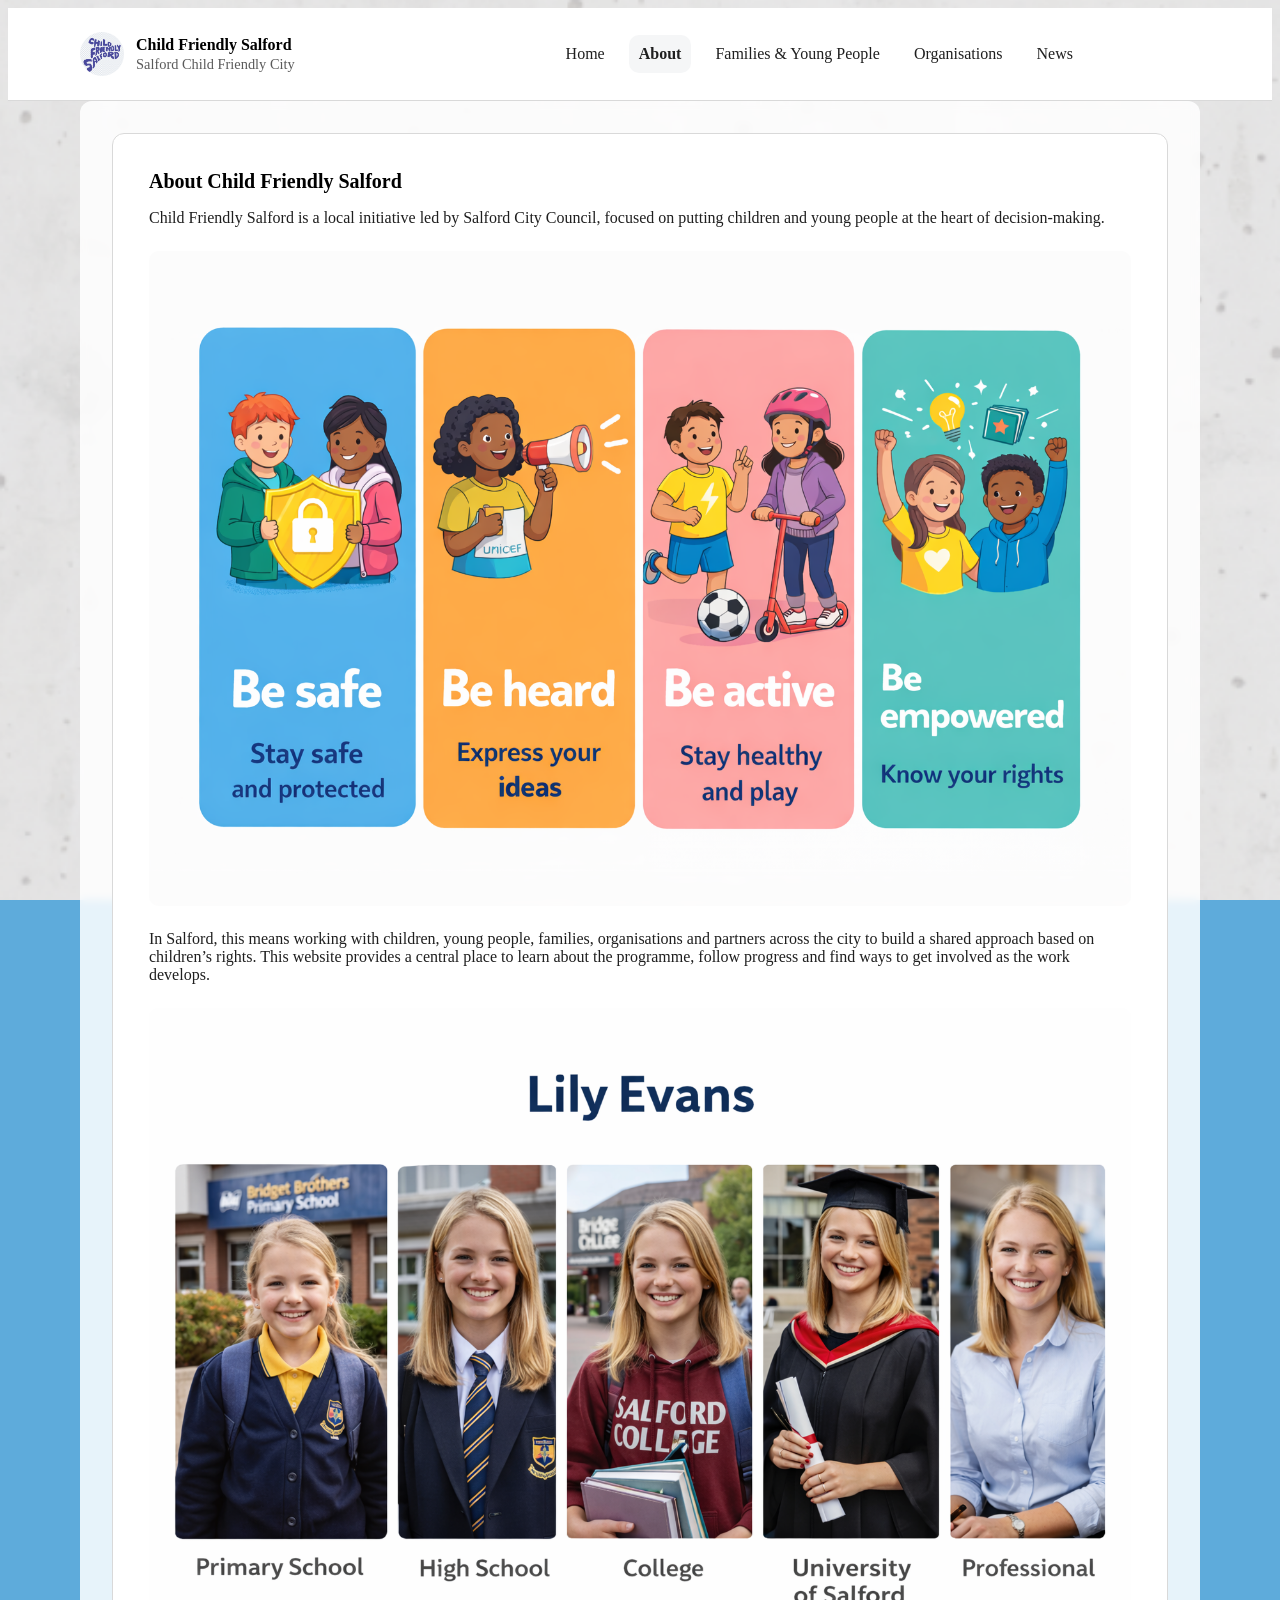
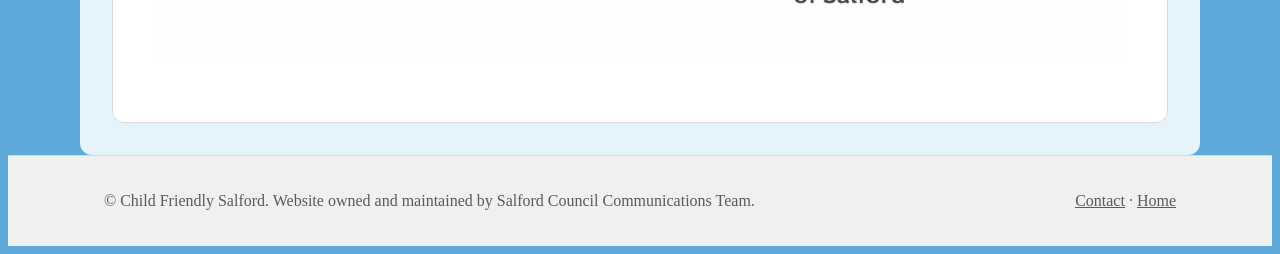
<file: about.html>
<!DOCTYPE html>
<html lang="en">
<head>
  <!--
    Child Friendly Salford
    About page (static MVP)
  -->
  <meta charset="UTF-8">
  <meta name="viewport" content="width=device-width, initial-scale=1.0">
  <title>About | Child Friendly Salford</title>
  <link rel="stylesheet" href="assets/css/style.css">
</head>

<body>
  <a class="skip-link" href="#main">Skip to main content</a>

  <header class="site-header">
    <div class="container header-inner">
      <a class="brand" href="index.html" aria-label="Child Friendly Salford home">
        <img class="brand-mark" src="assets/images/CFS-logo-blue.png" alt="Child Friendly Salford logo">
        <div class="brand-text">
          <span class="brand-name">Child Friendly Salford</span>
          <span class="brand-sub">Salford Child Friendly City</span>
        </div>
      </a>

      <button class="nav-toggle" type="button" aria-expanded="false" aria-controls="site-nav">
        <span class="sr-only">Open menu</span>
        <span class="burger" aria-hidden="true"></span>
      </button>

      <nav id="site-nav" class="site-nav" aria-label="Primary navigation">
        <a class="nav-link" href="index.html">Home</a>
        <a class="nav-link is-active" href="about.html">About</a>
        <a class="nav-link" href="families.html">Families & Young People</a>
        <a class="nav-link" href="organisations.html">Organisations</a>
        <a class="nav-link" href="news.html">News</a>
        <a class="nav-link nav-cta" href="contact.html">Get involved</a>
      </nav>
    </div>
  </header>

  <main id="main">
    <div class="container section">
      <section class="card">
        <h1 class="card-title">About Child Friendly Salford</h1>
        <p class="card-text">
          Child Friendly Salford is a local initiative led by Salford City Council, focused on putting children and young people at the heart of decision-making.
        </p>
        <!--
  Principles illustration:
  - Visual summary of key children's rights principles
  - Supports the explanation of what Child Friendly Salford stands for
  - Educational and illustrative (used intentionally on the About page)
-->
<img
  src="assets/images/children-rights-principles.png"
  alt="Illustrated principles showing children being safe, heard, active and empowered"
  class="card-media card-media--full"
  loading="lazy"
  decoding="async"
>

        <p class="card-text">
          In Salford, this means working with children, young people, families, organisations and partners across the city to build a shared approach based on children’s rights. This website provides a central place to learn about the programme, follow progress and find ways to get involved as the work develops.
        </p>
              <!--
        Supporting image:
        - Shows a long-term journey from childhood to adulthood
        - Reinforces the programme's commitment to children’s futures in Salford
        - Not decorative: meaningful and contextual
      -->
      <img
        src="assets/images/lily-evans-education-journey.jpg"
        alt="A young girl growing from primary school through further education and into adult working life in Salford"
        class="card-media card-media--full"
        loading="lazy"
        decoding="async"
      >

      </section>
    </div>
  </main>

  <footer class="site-footer">
    <div class="container footer-inner">
      <p class="footer-text">
        &copy; Child Friendly Salford. Website owned and maintained by Salford Council Communications Team.
      </p>
      <p class="footer-links">
        <a href="contact.html">Contact</a>
        <span aria-hidden="true">·</span>
        <a href="index.html">Home</a>
      </p>
    </div>
  </footer>

  <script src="assets/js/main.js"></script>
</body>
</html>
</file>
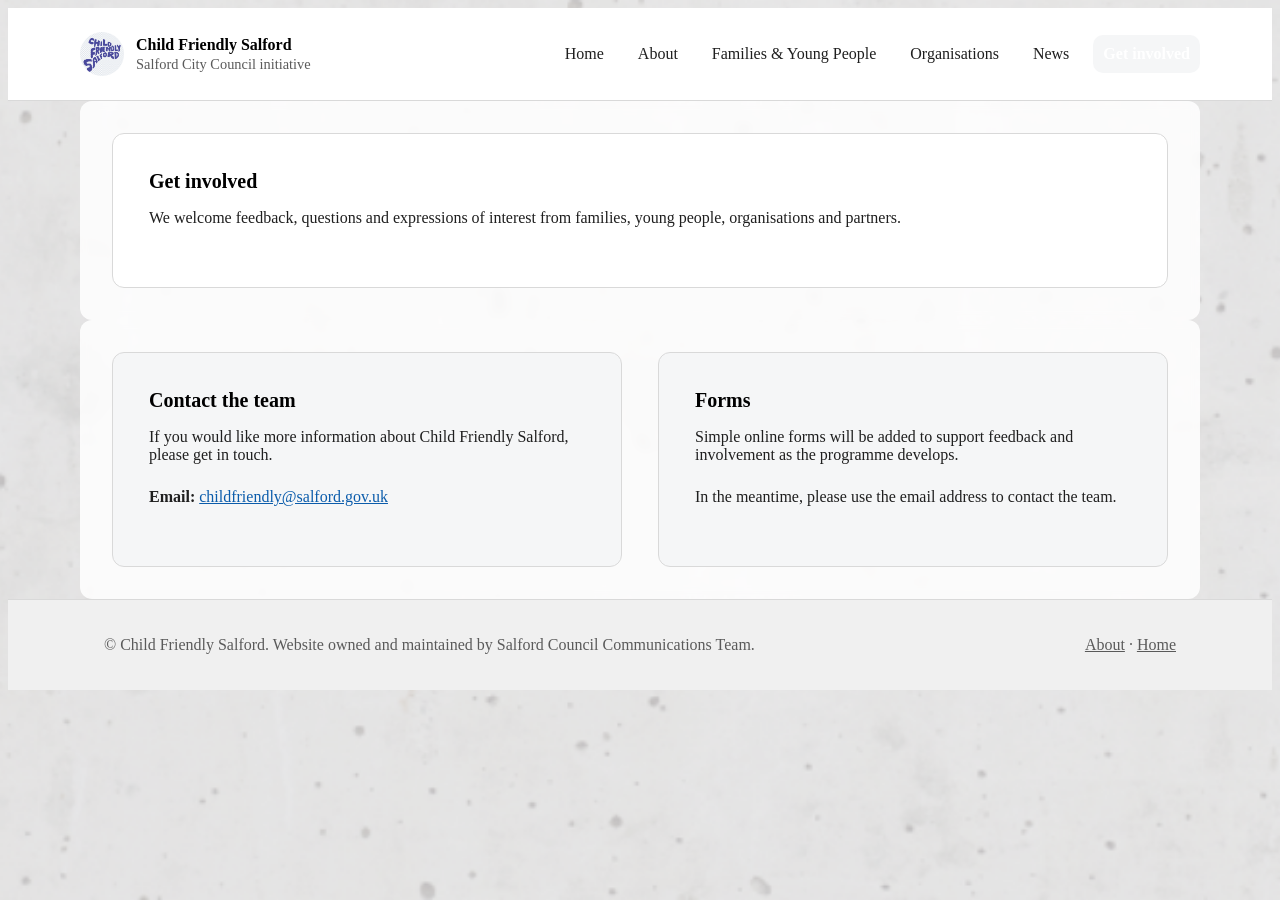
<file: contact.html>
<!DOCTYPE html>
<html lang="en">
<head>
  <!--
    Child Friendly Salford
    Contact / Get involved page (static MVP)
  -->
  <meta charset="UTF-8">
  <meta name="viewport" content="width=device-width, initial-scale=1.0">
  <title>Contact | Child Friendly Salford</title>
  <link rel="stylesheet" href="assets/css/style.css">
</head>

<body>
  <a class="skip-link" href="#main">Skip to main content</a>

  <header class="site-header">
    <div class="container header-inner">
      <a class="brand" href="index.html" aria-label="Child Friendly Salford home">
        <img class="brand-mark" src="assets/images/CFS-logo-blue.png" alt="Child Friendly Salford logo">
        <div class="brand-text">
          <span class="brand-name">Child Friendly Salford</span>
          <span class="brand-sub">Salford City Council initiative</span>
        </div>
      </a>

      <button class="nav-toggle" type="button" aria-expanded="false" aria-controls="site-nav">
        <span class="sr-only">Open menu</span>
        <span class="burger" aria-hidden="true"></span>
      </button>

      <nav id="site-nav" class="site-nav" aria-label="Primary navigation">
        <a class="nav-link" href="index.html">Home</a>
        <a class="nav-link" href="about.html">About</a>
        <a class="nav-link" href="families.html">Families & Young People</a>
        <a class="nav-link" href="organisations.html">Organisations</a>
        <a class="nav-link" href="news.html">News</a>
        <a class="nav-link nav-cta is-active" href="contact.html">Get involved</a>
      </nav>
    </div>
  </header>

  <main id="main">
    <div class="container section">
      <section class="card">
        <h1 class="card-title">Get involved</h1>
        <p class="card-text">
          We welcome feedback, questions and expressions of interest from families, young people,
          organisations and partners.
        </p>
      </section>
    </div>

    <div class="container section">
      <div class="split">
        <section class="card card-soft">
          <h2 class="card-title">Contact the team</h2>
          <p class="card-text">
            If you would like more information about Child Friendly Salford, please get in touch.
          </p>
          <p class="card-text">
            <strong>Email:</strong>
            <a href="mailto:childfriendly@salford.gov.uk">childfriendly@salford.gov.uk</a>
          </p>
        </section>

        <section class="card card-soft">
          <h2 class="card-title">Forms</h2>
          <p class="card-text">
            Simple online forms will be added to support feedback and involvement as the programme develops.
          </p>
          <p class="card-text">
            In the meantime, please use the email address to contact the team.
          </p>
        </section>
      </div>
    </div>
  </main>

  <footer class="site-footer">
    <div class="container footer-inner">
      <p class="footer-text">
        &copy; Child Friendly Salford. Website owned and maintained by Salford Council Communications Team.
      </p>
      <p class="footer-links">
        <a href="about.html">About</a>
        <span aria-hidden="true">·</span>
        <a href="index.html">Home</a>
      </p>
    </div>
  </footer>

  <script src="assets/js/main.js"></script>
</body>
</html>
</file>
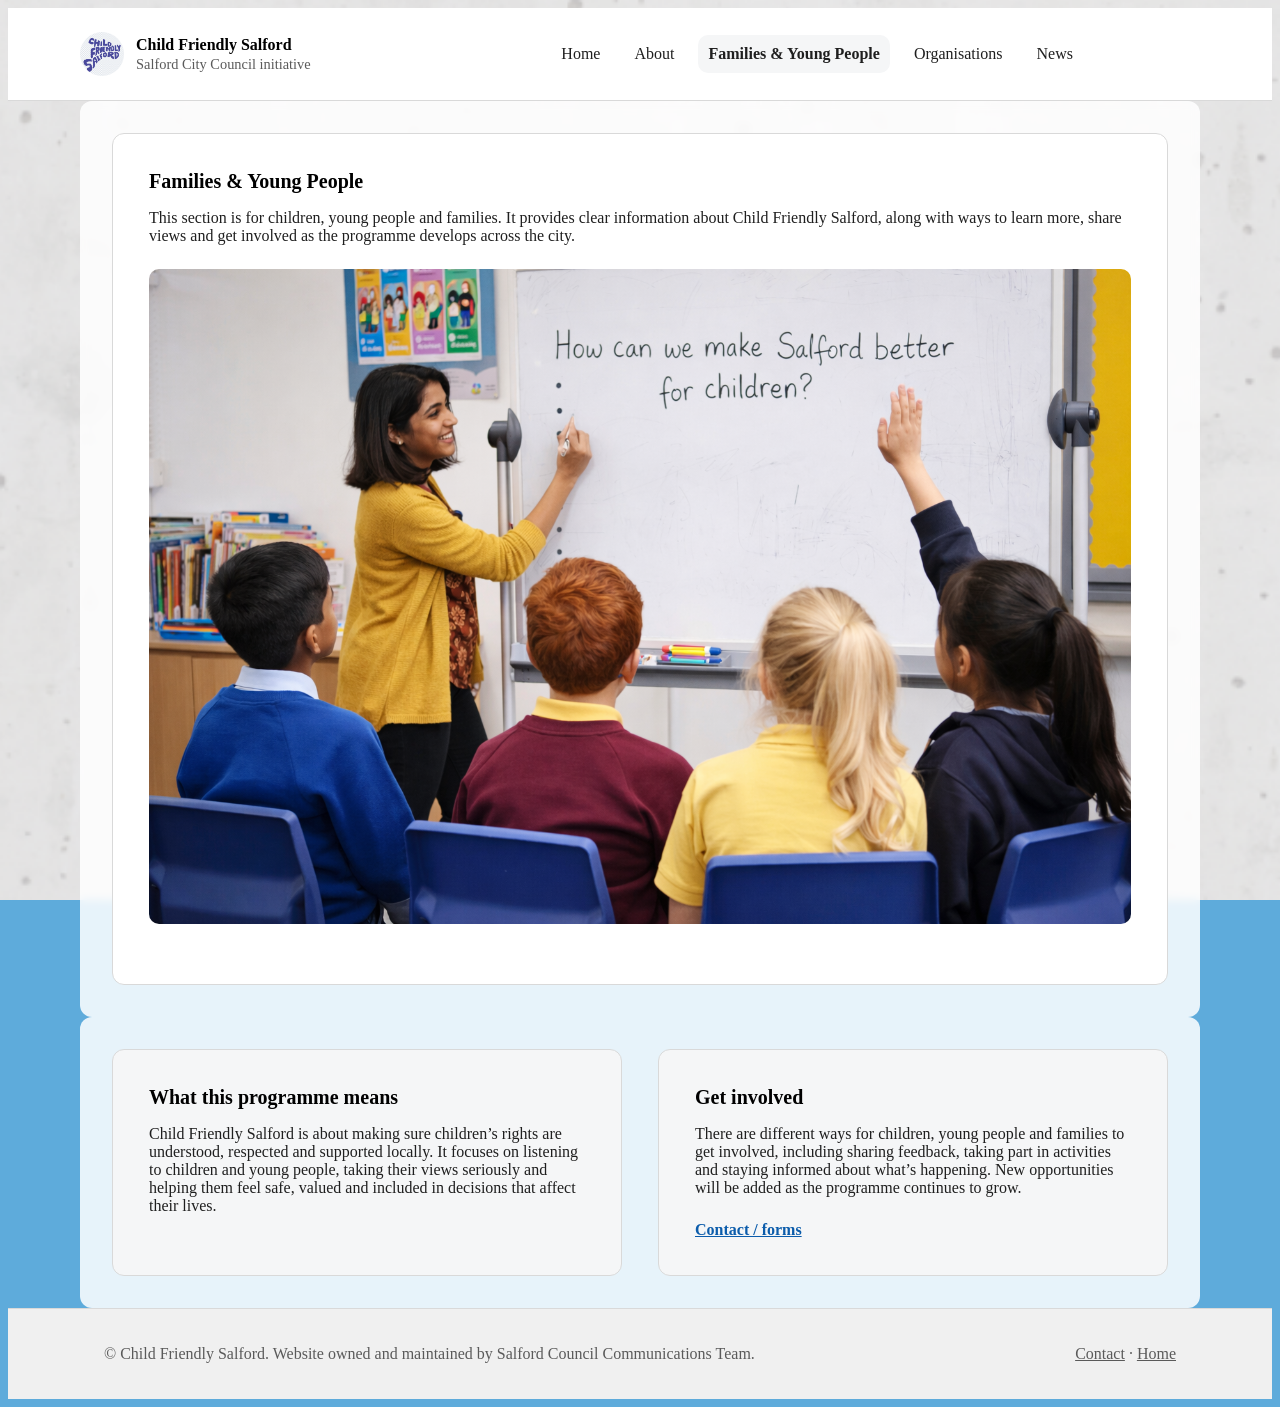
<file: families.html>
<!DOCTYPE html>
<html lang="en">
<head>
  <!--
    Child Friendly Salford
    Families & Young People page (static MVP)
  -->
  <meta charset="UTF-8">
  <meta name="viewport" content="width=device-width, initial-scale=1.0">
  <title>Families & Young People | Child Friendly Salford</title>
  <link rel="stylesheet" href="assets/css/style.css">
</head>

<body>
  <a class="skip-link" href="#main">Skip to main content</a>

  <header class="site-header">
    <div class="container header-inner">
      <a class="brand" href="index.html" aria-label="Child Friendly Salford home">
        <img class="brand-mark" src="assets/images/CFS-logo-blue.png" alt="Child Friendly Salford logo">
        <div class="brand-text">
          <span class="brand-name">Child Friendly Salford</span>
          <span class="brand-sub">Salford City Council initiative</span>
        </div>
      </a>

      <button class="nav-toggle" type="button" aria-expanded="false" aria-controls="site-nav">
        <span class="sr-only">Open menu</span>
        <span class="burger" aria-hidden="true"></span>
      </button>

      <nav id="site-nav" class="site-nav" aria-label="Primary navigation">
        <a class="nav-link" href="index.html">Home</a>
        <a class="nav-link" href="about.html">About</a>
        <a class="nav-link is-active" href="families.html">Families & Young People</a>
        <a class="nav-link" href="organisations.html">Organisations</a>
        <a class="nav-link" href="news.html">News</a>
        <a class="nav-link nav-cta" href="contact.html">Get involved</a>
      </nav>
    </div>
  </header>

  <main id="main">
    <div class="container section">
      <section class="card">
        <h1 class="card-title">Families & Young People</h1>
        <p class="card-text">
          This section is for children, young people and families. It provides clear information about Child Friendly Salford, along with ways to learn more, share views and get involved as the programme develops across the city.
        </p>
        <!--
  Supporting image for Families page:
  - Shows children participating and being listened to
  - Reinforces inclusion, voice and engagement
  - Uses a real-life classroom setting
-->
<img
  src="assets/images/families-participation.jpg"
  alt="Children taking part in a classroom discussion and sharing their ideas"
  class="card-media card-media--full"
  loading="lazy"
  decoding="async"
>

      </section>
    </div>

    <div class="container section">
      <div class="split">
        <section class="card card-soft">
          <h2 class="card-title">What this programme means</h2>
          <p class="card-text">
            Child Friendly Salford is about making sure children’s rights are understood, respected and supported locally. It focuses on listening to children and young people, taking their views seriously and helping them feel safe, valued and included in decisions that affect their lives.
          </p>
        </section>

        <section class="card card-soft">
          <h2 class="card-title">Get involved</h2>
          <p class="card-text">
            There are different ways for children, young people and families to get involved, including sharing feedback, taking part in activities and staying informed about what’s happening. New opportunities will be added as the programme continues to grow.
          </p>
          <a class="card-link" href="contact.html">Contact / forms</a>
        </section>
      </div>
    </div>
  </main>

  <footer class="site-footer">
    <div class="container footer-inner">
      <p class="footer-text">
        &copy; Child Friendly Salford. Website owned and maintained by Salford Council Communications Team.
      </p>
      <p class="footer-links">
        <a href="contact.html">Contact</a>
        <span aria-hidden="true">·</span>
        <a href="index.html">Home</a>
      </p>
    </div>
  </footer>

  <script src="assets/js/main.js"></script>
</body>
</html>
</file>
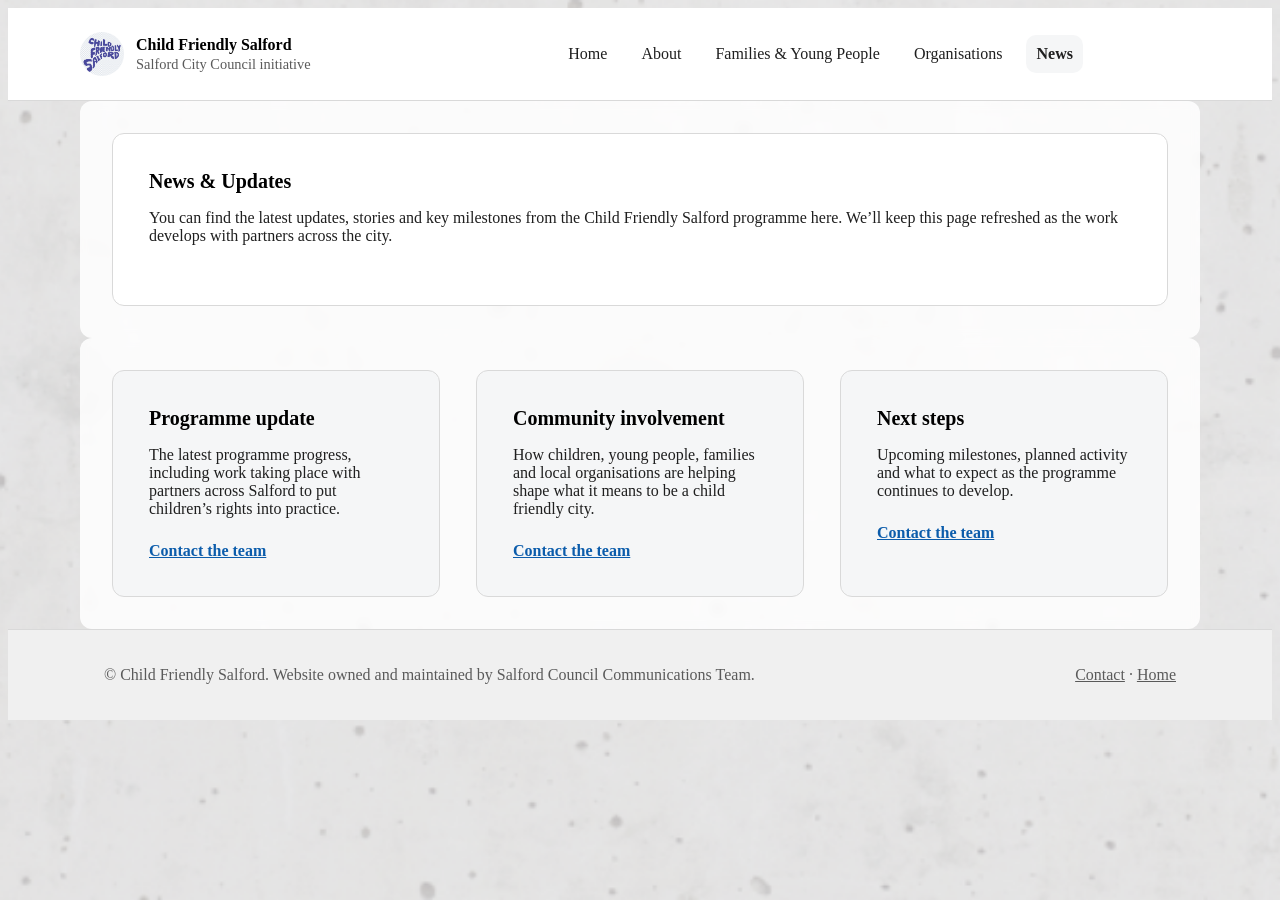
<file: news.html>
<!DOCTYPE html>
<html lang="en">
<head>
  <!--
    Child Friendly Salford
    News page (static MVP)
  -->
  <meta charset="UTF-8">
  <meta name="viewport" content="width=device-width, initial-scale=1.0">
  <title>News | Child Friendly Salford</title>
  <link rel="stylesheet" href="assets/css/style.css">
</head>

<body>
  <a class="skip-link" href="#main">Skip to main content</a>

  <header class="site-header">
    <div class="container header-inner">
      <a class="brand" href="index.html" aria-label="Child Friendly Salford home">
        <img class="brand-mark" src="assets/images/CFS-logo-blue.png" alt="Child Friendly Salford logo">
        <div class="brand-text">
          <span class="brand-name">Child Friendly Salford</span>
          <span class="brand-sub">Salford City Council initiative</span>
        </div>
      </a>

      <button class="nav-toggle" type="button" aria-expanded="false" aria-controls="site-nav">
        <span class="sr-only">Open menu</span>
        <span class="burger" aria-hidden="true"></span>
      </button>

      <nav id="site-nav" class="site-nav" aria-label="Primary navigation">
        <a class="nav-link" href="index.html">Home</a>
        <a class="nav-link" href="about.html">About</a>
        <a class="nav-link" href="families.html">Families & Young People</a>
        <a class="nav-link" href="organisations.html">Organisations</a>
        <a class="nav-link is-active" href="news.html">News</a>
        <a class="nav-link nav-cta" href="contact.html">Get involved</a>
      </nav>
    </div>
  </header>

  <main id="main">
    <div class="container section">
      <section class="card">
        <h1 class="card-title">News & Updates</h1>
        <p class="card-text">
          You can find the latest updates, stories and key milestones from the Child Friendly Salford programme here. We’ll keep this page refreshed as the work develops with partners across the city.
        </p>
      </section>
    </div>

    <div class="container section">
      <div class="grid-3">
        <article class="card card-soft">
          <h2 class="card-title">Programme update</h2>
          <p class="card-text">
            The latest programme progress, including work taking place with partners across Salford to put children’s rights into practice.
          </p>
          <a class="card-link" href="contact.html">Contact the team</a>

        </article>

        <article class="card card-soft">
          <h2 class="card-title">Community involvement</h2>
          <p class="card-text">
            How children, young people, families and local organisations are helping shape what it means to be a child friendly city.
          </p>
          <a class="card-link" href="contact.html">Contact the team</a>

        </article>

        <article class="card card-soft">
          <h2 class="card-title">Next steps</h2>
          <p class="card-text">
            Upcoming milestones, planned activity and what to expect as the programme continues to develop.
          </p>
          <a class="card-link" href="contact.html">Contact the team</a>

        </article>
      </div>
    </div>
  </main>

  <footer class="site-footer">
    <div class="container footer-inner">
      <p class="footer-text">
        &copy; Child Friendly Salford. Website owned and maintained by Salford Council Communications Team.
      </p>
      <p class="footer-links">
        <a href="contact.html">Contact</a>
        <span aria-hidden="true">·</span>
        <a href="index.html">Home</a>
      </p>
    </div>
  </footer>

  <script src="assets/js/main.js"></script>
</body>
</html>
</file>
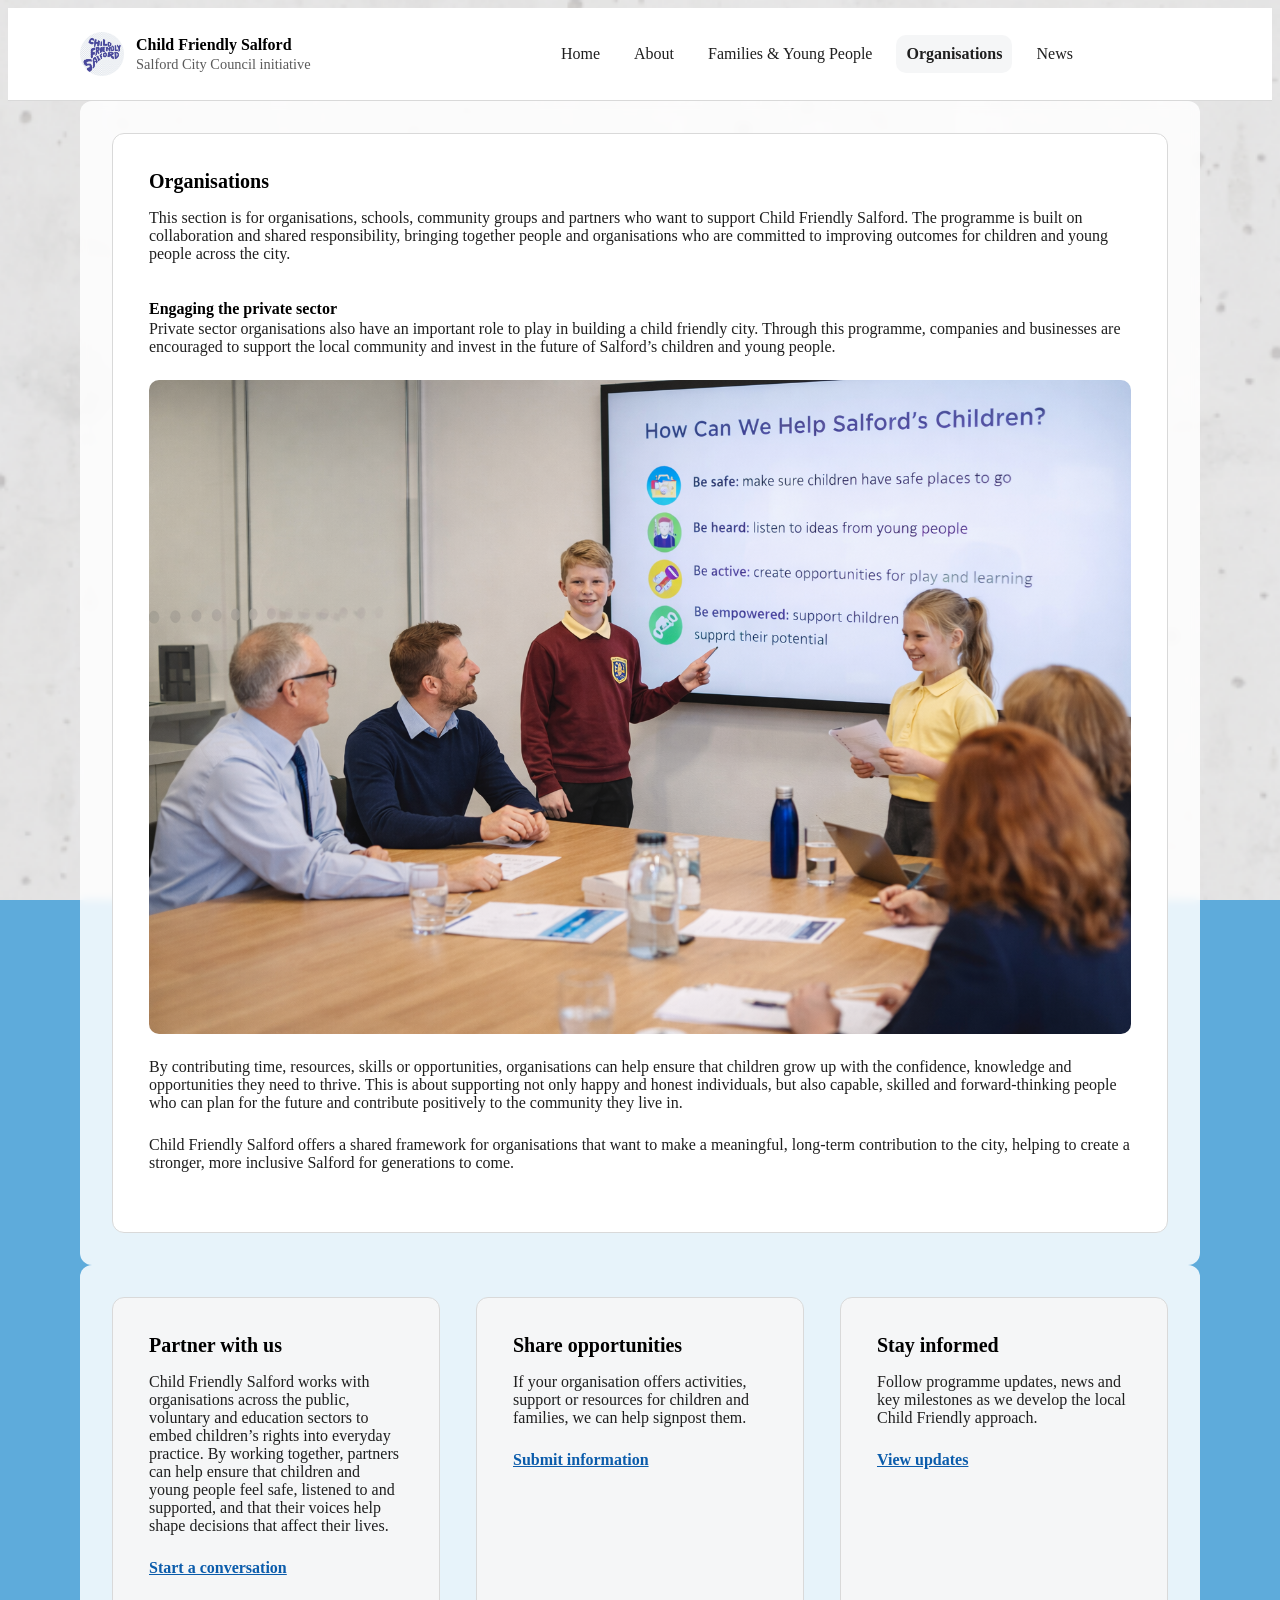
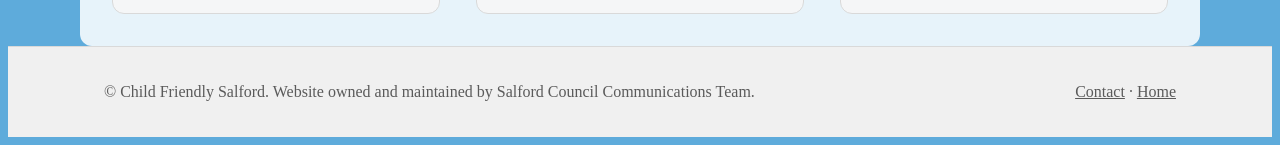
<file: organisations.html>
<!DOCTYPE html>
<html lang="en">
<head>
  <!--
    Child Friendly Salford
    Organisations page (static MVP)
  -->
  <meta charset="UTF-8">
  <meta name="viewport" content="width=device-width, initial-scale=1.0">
  <title>Organisations | Child Friendly Salford</title>
  <link rel="stylesheet" href="assets/css/style.css">
</head>

<body>
  <a class="skip-link" href="#main">Skip to main content</a>

  <header class="site-header">
    <div class="container header-inner">
      <a class="brand" href="index.html" aria-label="Child Friendly Salford home">
        <img class="brand-mark" src="assets/images/CFS-logo-blue.png" alt="Child Friendly Salford logo">
        <div class="brand-text">
          <span class="brand-name">Child Friendly Salford</span>
          <span class="brand-sub">Salford City Council initiative</span>
        </div>
      </a>

      <button class="nav-toggle" type="button" aria-expanded="false" aria-controls="site-nav">
        <span class="sr-only">Open menu</span>
        <span class="burger" aria-hidden="true"></span>
      </button>

      <nav id="site-nav" class="site-nav" aria-label="Primary navigation">
        <a class="nav-link" href="index.html">Home</a>
        <a class="nav-link" href="about.html">About</a>
        <a class="nav-link" href="families.html">Families & Young People</a>
        <a class="nav-link is-active" href="organisations.html">Organisations</a>
        <a class="nav-link" href="news.html">News</a>
        <a class="nav-link nav-cta" href="contact.html">Get involved</a>
      </nav>
    </div>
  </header>

  <main id="main">
    <div class="container section">
      <section class="card">
        <h1 class="card-title">Organisations</h1>
        <p class="card-text">
          This section is for organisations, schools, community groups and partners who want to support Child Friendly Salford. The programme is built on collaboration and shared responsibility, bringing together people and organisations who are committed to improving outcomes for children and young people across the city.
        </p>
        <!--
  Engaging the private sector:
  - Encourages private companies and businesses to support the programme
  - Focuses on long-term impact for children and the wider community
-->
<h2 class="card-subtitle">Engaging the private sector</h2>

<p class="card-text">
  Private sector organisations also have an important role to play in building a child friendly city.
  Through this programme, companies and businesses are encouraged to support the local community
  and invest in the future of Salford’s children and young people.
</p>
<!--
  Supporting image:
  - Shows organisations, adults and children working together
  - Represents collaboration without promoting a specific company
  - Neutral, institutional and future-focused
-->
<img
  src="assets/images/organisations-collaboration.jpg"
  alt="Children and adults working together in a collaborative meeting focused on supporting children’s futures in Salford"
  class="card-media card-media--full"
  loading="lazy"
  decoding="async"
>

<p class="card-text">
  By contributing time, resources, skills or opportunities, organisations can help ensure that children
  grow up with the confidence, knowledge and opportunities they need to thrive. This is about supporting
  not only happy and honest individuals, but also capable, skilled and forward-thinking people who can
  plan for the future and contribute positively to the community they live in.
</p>

<p class="card-text">
  Child Friendly Salford offers a shared framework for organisations that want to make a meaningful,
  long-term contribution to the city, helping to create a stronger, more inclusive Salford for
  generations to come.
</p>

        </section>
    </div>

    <div class="container section">
      <div class="grid-3">
        <section class="card card-soft">
          <h2 class="card-title">Partner with us</h2>
          <p class="card-text">
            Child Friendly Salford works with organisations across the public, voluntary and education sectors to embed children’s rights into everyday practice. By working together, partners can help ensure that children and young people feel safe, listened to and supported, and that their voices help shape decisions that affect their lives.
          </p>
          <a class="card-link" href="contact.html">Start a conversation</a>
        </section>

        <section class="card card-soft">
          <h2 class="card-title">Share opportunities</h2>
          <p class="card-text">
            If your organisation offers activities, support or resources for children and families, we can help signpost them.
          </p>
          <a class="card-link" href="contact.html">Submit information</a>
        </section>

        <section class="card card-soft">
          <h2 class="card-title">Stay informed</h2>
          <p class="card-text">
            Follow programme updates, news and key milestones as we develop the local Child Friendly approach.
          </p>
          <a class="card-link" href="news.html">View updates</a>
        </section>
      </div>
    </div>
  </main>

  <footer class="site-footer">
    <div class="container footer-inner">
      <p class="footer-text">
        &copy; Child Friendly Salford. Website owned and maintained by Salford Council Communications Team.
      </p>
      <p class="footer-links">
        <a href="contact.html">Contact</a>
        <span aria-hidden="true">·</span>
        <a href="index.html">Home</a>
      </p>
    </div>
  </footer>

  <script src="assets/js/main.js"></script>
</body>
</html>
</file>
<file: assets/css/style.css>
/*
  Child Friendly Salford - MVP styles
  Goal: council-friendly, clean, accessible, responsive foundation.
  Brand magenta extracted from WP preset variable: #B21180.
*/

:root {
  /* Brand */
  --brand-magenta: --brand-blue-dark: #444691;
    --brand-blue-light: #5EABDB;
    --brand-red: #EC6547;
    --brand-yellow: #FCE860;
    --brand-white: #FFFFFF;
    --brand-dark: #3A3636;
  
    --brand-primary: #444691;
    --brand-secondary: #5EABDB;
    --brand-accent: #FCE860;

  /* Neutrals */
  --text: #1f1f1f;
  --muted: #5a5a5a;
  --bg: #ffffff;
  --bg-soft: #f5f6f7;
  --border: #d9d9d9;

  /* Links */
  --link: #0b5cab;
  --link-hover: #084a89;

  /* Spacing (mirrors council/WP preset style) */
  --space-40: 1rem;
  --space-50: 1.5rem;
  --space-60: 2.25rem;
  --space-70: 3.38rem;
  --space-80: 5.06rem;

  /* Layout */
  --radius: 12px;
  --max-width: 1120px;

  /* Focus */
  --focus: 2px solid #111;
}

* {
  box-sizing: border-box;
}

html {
  font-size: 100%;
}

body {
  background-color: #5EABDB;
  /* fallback */
  background-image: url("../images/page-texture1.png");
  background-size: cover;
  background-repeat: no-repeat;
  background-attachment: fixed;
}

/* Accessibility helpers */
.sr-only {
  position: absolute;
  width: 1px;
  height: 1px;
  padding: 0;
  margin: -1px;
  overflow: hidden;
  clip: rect(0, 0, 0, 0);
  white-space: nowrap;
  border: 0;
}

.skip-link {
  position: absolute;
  left: -999px;
  top: 10px;
  background: #fff;
  color: #000;
  padding: 10px 12px;
  border: 2px solid #000;
  z-index: 9999;
}

.skip-link:focus {
  left: 10px;
  outline: none;
}

a {
  color: var(--link);
  text-decoration: underline;
}

a:hover,
a:focus {
  color: var(--link-hover);
}

:focus-visible {
  outline: var(--focus);
  outline-offset: 2px;
}

/* Container */
.container {
  max-width: var(--max-width);
  margin: 0 auto;
  padding: 0 var(--space-50);
}

/* Header */
.site-header {
  background: #ffffff;
  border-bottom: 1px solid var(--border);
}

.header-inner {
  display: flex;
  align-items: center;
  justify-content: space-between;
  gap: var(--space-50);
  padding: var(--space-50) 0;
}

.brand {
  display: flex;
  align-items: center;
  gap: 12px;
  text-decoration: none;
  color: inherit;
}

.brand-mark {
  width: 44px;
  height: 44px;
  border-radius: 999px;
  background: var(--brand-magenta);
  color: #fff;
  display: grid;
  place-items: center;
  font-weight: 700;
  letter-spacing: 0.5px;
}

.brand-text {
  display: flex;
  flex-direction: column;
}

.brand-name {
  font-weight: 700;
  line-height: 1.2;
}

.brand-sub {
  font-size: 0.9rem;
  color: var(--muted);
  line-height: 1.2;
  margin-top: 2px;
}

/* Navigation */
.site-nav {
  display: flex;
  align-items: center;
  gap: 14px;
}

.nav-link {
  text-decoration: none;
  padding: 10px 10px;
  border-radius: 10px;
  color: var(--text);
}

.nav-link:hover,
.nav-link:focus {
  background: var(--bg-soft);
  color: var(--text);
}

.nav-link.is-active {
  background: var(--bg-soft);
  font-weight: 700;
}

.nav-cta {
  background: var(--brand-magenta);
  color: #fff;
  text-decoration: none;
}

.nav-cta:hover,
.nav-cta:focus {
  background: #8f0e66;
  color: #fff;
}

/* Mobile menu button */
.nav-toggle {
  display: none;
  border: 1px solid var(--border);
  background: #fff;
  border-radius: 12px;
  padding: 10px 12px;
  cursor: pointer;
}

.burger {
  display: inline-block;
  width: 22px;
  height: 14px;
  position: relative;
}

.burger::before,
.burger::after,
.burger {
  background: transparent;
}

.burger::before,
.burger::after {
  content: "";
  position: absolute;
  left: 0;
  width: 22px;
  height: 2px;
  background: #111;
  border-radius: 2px;
}

.burger::before {
  top: 2px;
}

.burger::after {
  bottom: 2px;
}

.burger {
  border-top: 2px solid #111;
  border-bottom: 2px solid transparent;
}

/* Hero */
.hero {
  color: #3A3636;
  /* color oficial del PDF */
}

.hero-inner {
  position: relative;
  z-index: 1;
}

.hero-title {
  margin: 0 0 var(--space-50);
  font-size: 2.4rem;
  line-height: 1.15;
  letter-spacing: -0.02em;
}

.hero-lead {
  margin: 0 0 var(--space-60);
  font-size: 1.1rem;
  max-width: 58ch;
  opacity: 0.95;
}

.hero-actions {
  display: flex;
  flex-wrap: wrap;
  gap: 12px;
}

/* Buttons */
.btn {
  display: inline-block;
  padding: 12px 16px;
  border-radius: 12px;
  font-weight: 700;
  text-decoration: none;
  border: 2px solid transparent;
}

.btn-light {
  background: #fff;
  color: #111;
}

.btn-outline {
  background: var(--brand-blue-dark);
  color: #fff;
  border-color: var(--brand-blue-dark);
}

.btn-outline:hover,
.btn-outline:focus {
  background: var(--brand-red);
  color: #fff;
  border-color: var(--brand-red);
}

/* Hero side panel */
.hero-panel {
  background: rgba(rgba(0, 0, 0, 0.5));
  border: 1px solid rgba(255, 255, 255, 0.25);
  border-radius: var(--radius);
  padding: var(--space-60);
}

.panel-title {
  color: #fff;
}

.panel-list {
  margin: 0;
  padding-left: 18px;
}

.panel-list a {
  color: #fff;
  font-weight: 600;
}

.panel-list a:hover {
  text-decoration: underline;
}

/* Sections */
.section {
  background-color: rgba(255, 255, 255, 0.85);
  backdrop-filter: blur(5px);
  border-radius: 12px;
  padding: 2rem;
}

/* Cards */
.card {
  background: #fff;
  border: 1px solid var(--border);
  border-radius: var(--radius);
  padding: var(--space-60);
}

.card-soft {
  background: var(--bg-soft);
}

.card-title {
  margin: 0 0 var(--space-40);
  font-size: 1.25rem;
}

.card-text {
  margin: 0 0 var(--space-50);
  color: var(--text);
}

.card-link {
  font-weight: 700;
  text-decoration: underline;
}
/* Card subtitles
   - Keep a clear hierarchy: H1 (page title) > H2 (subtitle) > body text
*/
.card-subtitle {
  margin: var(--space-60) 0 var(--space-40);
  font-size: 1.1rem;
  line-height: 1.3;
}

/* Card media (images)
   - Shared image style for cards and content blocks
   - Avoid awkward cropping on wide images
*/
.card-media {
  display: block;
  width: 100%;
  height: auto;
  border-radius: 12px;
  margin: 0 0 var(--space-50);
}

/* Full-width media inside a card
   - Used for wide “banner” images inside content sections
*/
.card-media--full {
  width: 100%;
  height: auto;
  object-fit: contain;
}

/* Layout grids */
.grid-3 {
  display: grid;
  grid-template-columns: repeat(3, 1fr);
  gap: var(--space-60);
}

.split {
  display: grid;
  grid-template-columns: 1fr 1fr;
  gap: var(--space-60);
}

/* Footer */
.site-footer {
  border-top: 1px solid var(--border);
  background: #f0f0f0;
  padding: var(--space-60) 0;
}

.footer-inner {
  display: flex;
  justify-content: space-between;
  align-items: flex-start;
  gap: var(--space-50);
  flex-wrap: wrap;
}

.footer-text {
  margin: 0;
  color: var(--muted);
}

.footer-links {
  margin: 0;
  color: var(--muted);
}

.footer-links a {
  color: var(--muted);
}

.footer-links a:hover,
.footer-links a:focus {
  color: #333;
}

/* Responsive */
@media (max-width: 900px) {
  .hero-inner {
    grid-template-columns: 1fr;
  }

  .grid-3 {
    grid-template-columns: 1fr;
  }

  .split {
    grid-template-columns: 1fr;
  }
}

@media (max-width: 760px) {
  .nav-toggle {
    display: inline-flex;
    align-items: center;
    justify-content: center;
  }

  .site-nav {
    display: none;
    width: 100%;
    flex-direction: column;
    align-items: stretch;
    gap: 8px;
    padding: 10px 0 0;
  }

  .site-nav.is-open {
    display: flex;
  }

  .header-inner {
    flex-wrap: wrap;
    align-items: center;
  }

  .nav-link {
    padding: 12px 12px;
  }
}
/* === Plan A additions (Homepage visuals, reusable across pages) === */

/* Hero image inside the hero panel */
.hero-media {
  width: 100%;
  height: auto;
  display: block;
  border-radius: 12px;
  margin-bottom: var(--space-50);
  border: 1px solid rgba(255, 255, 255, 0.25);
}

/* Card images for consistent visual routing */
.card--media {
  overflow: hidden;
  /* Ensures rounded corners clip the image */
}

.card-media {
  width: 100%;
  height: 180px;
  object-fit: cover;
  display: block;
  border-radius: 10px;
  margin-bottom: var(--space-50);
}

/* Lightweight hover (keeps council-friendly feel) */
.card {
  transition: transform 120ms ease, box-shadow 120ms ease;
}

.card:hover,
.card:focus-within {
  transform: translateY(-2px);
  box-shadow: 0 6px 18px rgba(0, 0, 0, 0.08);
}

/* Respect reduced motion preferences */
@media (prefers-reduced-motion: reduce) {
  .card {
    transition: none;
  }

  .card:hover,
  .card:focus-within {
    transform: none;
  }
}

/* Latest updates list */
.updates-list {
  margin: 0;
  padding-left: 18px;
}

.updates-item {
  margin-bottom: var(--space-40);
}

.updates-meta {
  display: inline-block;
  font-weight: 700;
  margin-right: 8px;
}

.updates-link {
  font-weight: 700;
  text-decoration: underline;
}
/* Full-height image for narrative pages (e.g. About page) */
.card-media--full {
  height: auto;
  object-fit: contain;
}
/* Ensure subtitles are visually smaller than main titles */
.card-subtitle {
  font-size: var(--font-lg);
  font-weight: 700;
  margin-top: var(--space-60);
  margin-bottom: var(--space-30);
}
.hero-title {
  max-width: 900px;
  margin: 0 auto;
  text-align: center;
}

.card {
  transition: transform 0.2s ease, box-shadow 0.2s ease;
}

.card:hover {
  transform: translateY(-5px);
  box-shadow: 0 10px 25px rgba(0, 0, 0, 0.15);
}

.hero-panel,
.hero-panel .panel-title,
.hero-panel .panel-list,
.hero-panel .panel-list a {
  color: var(--brand-dark) !important;
}

.hero-panel .panel-list a {
  font-weight: 700;
  text-decoration: underline;
}
</file>
